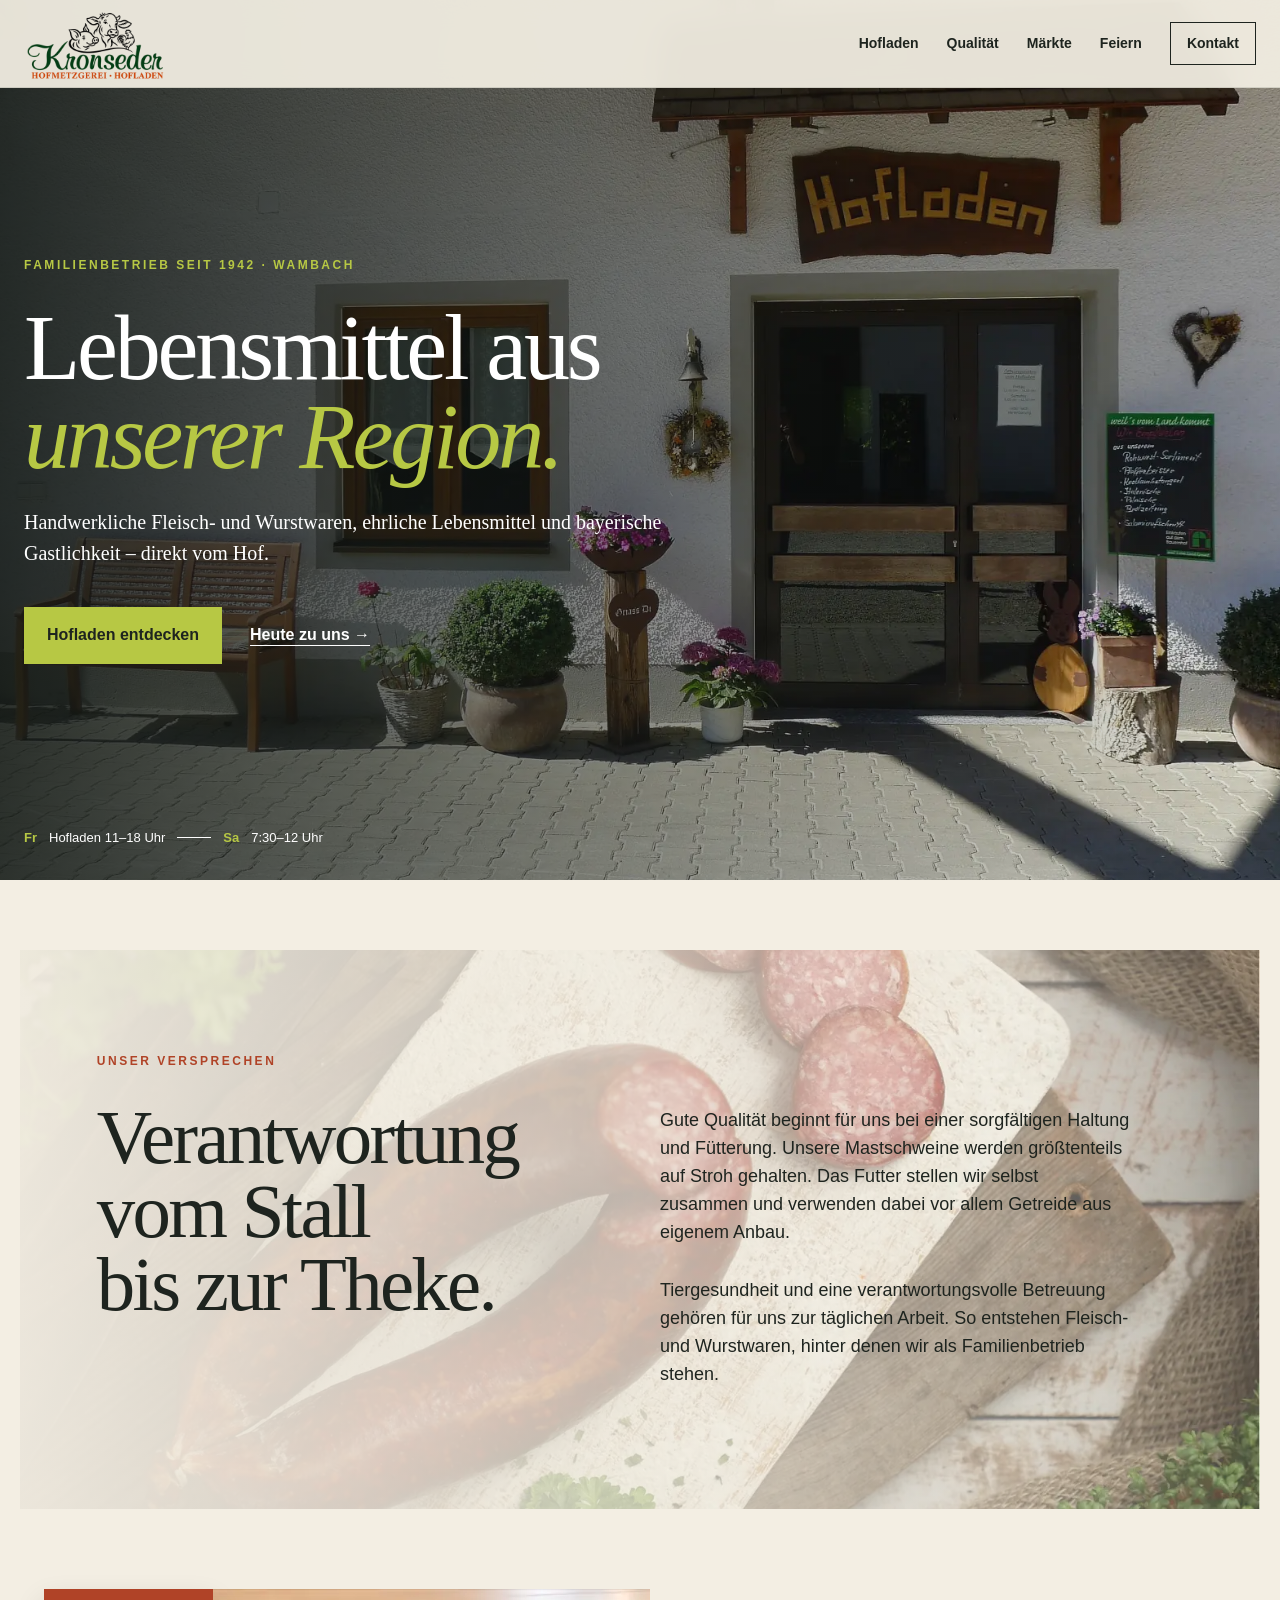
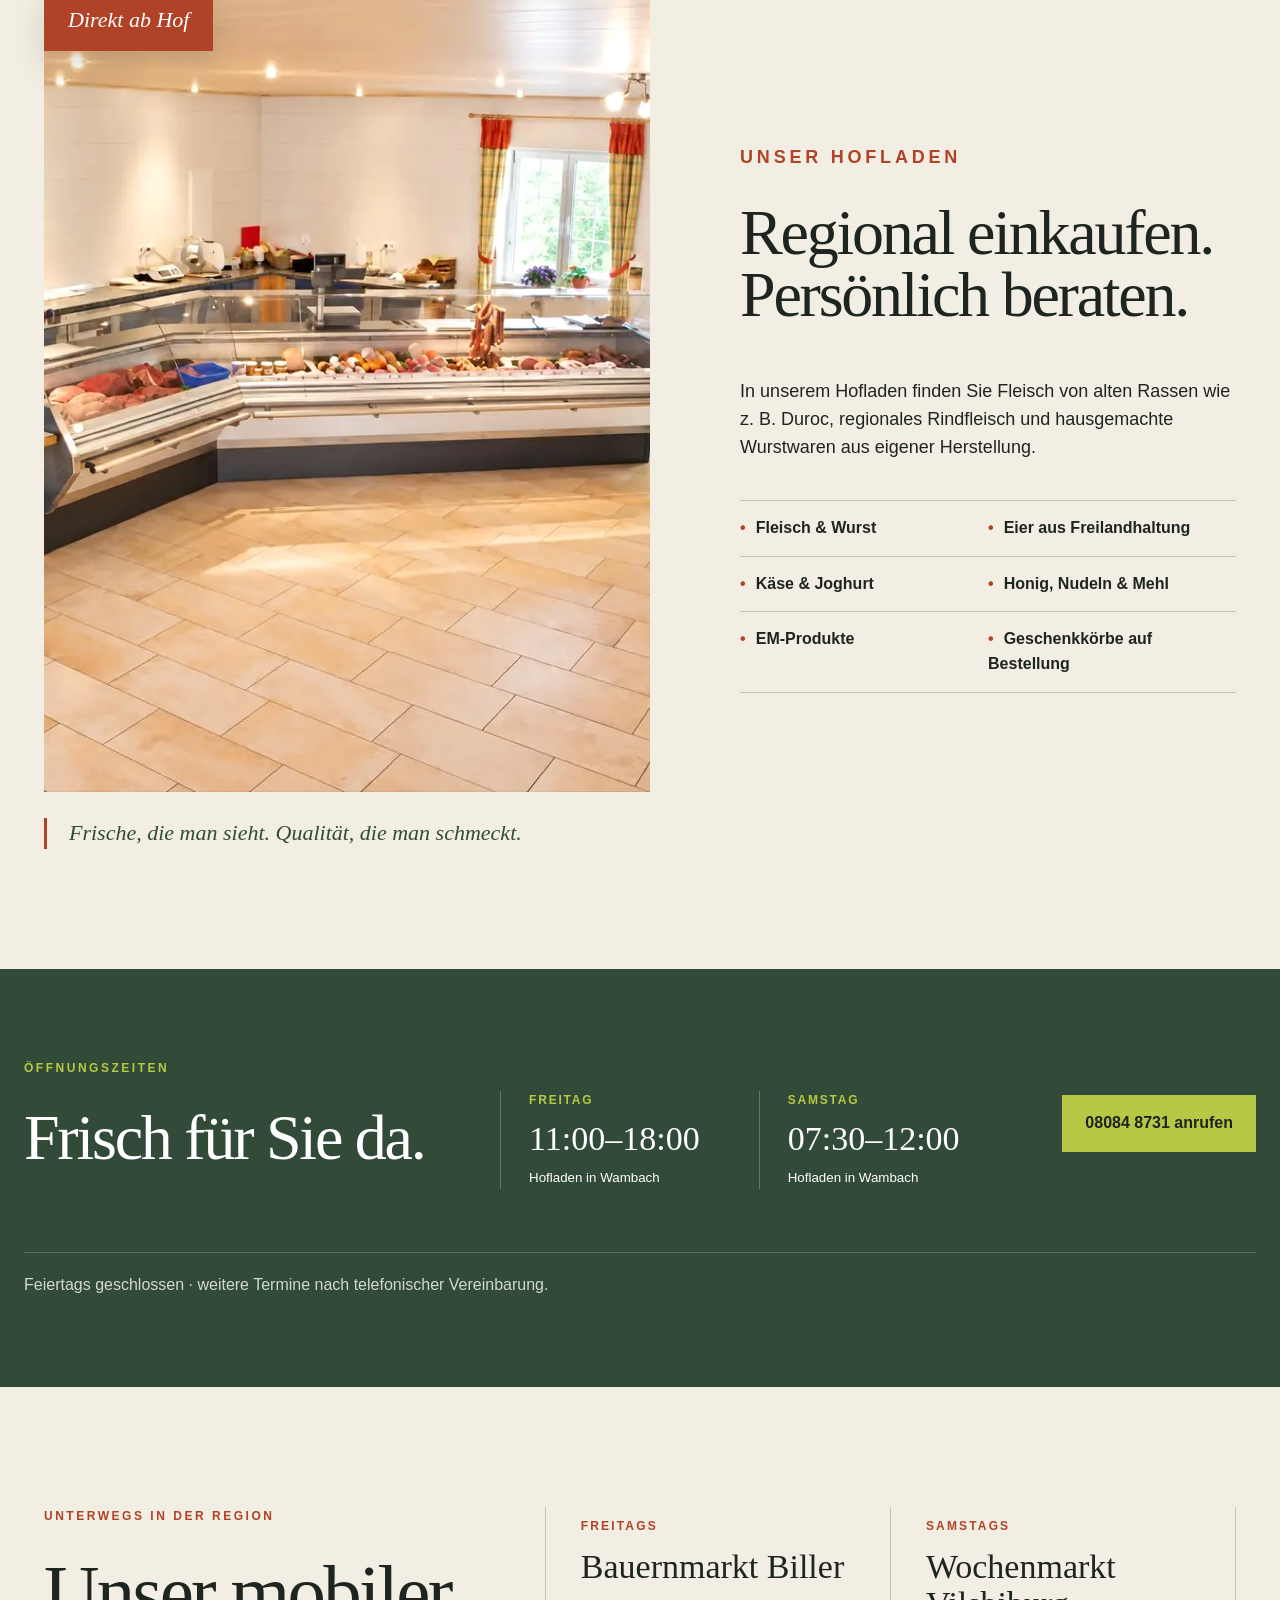
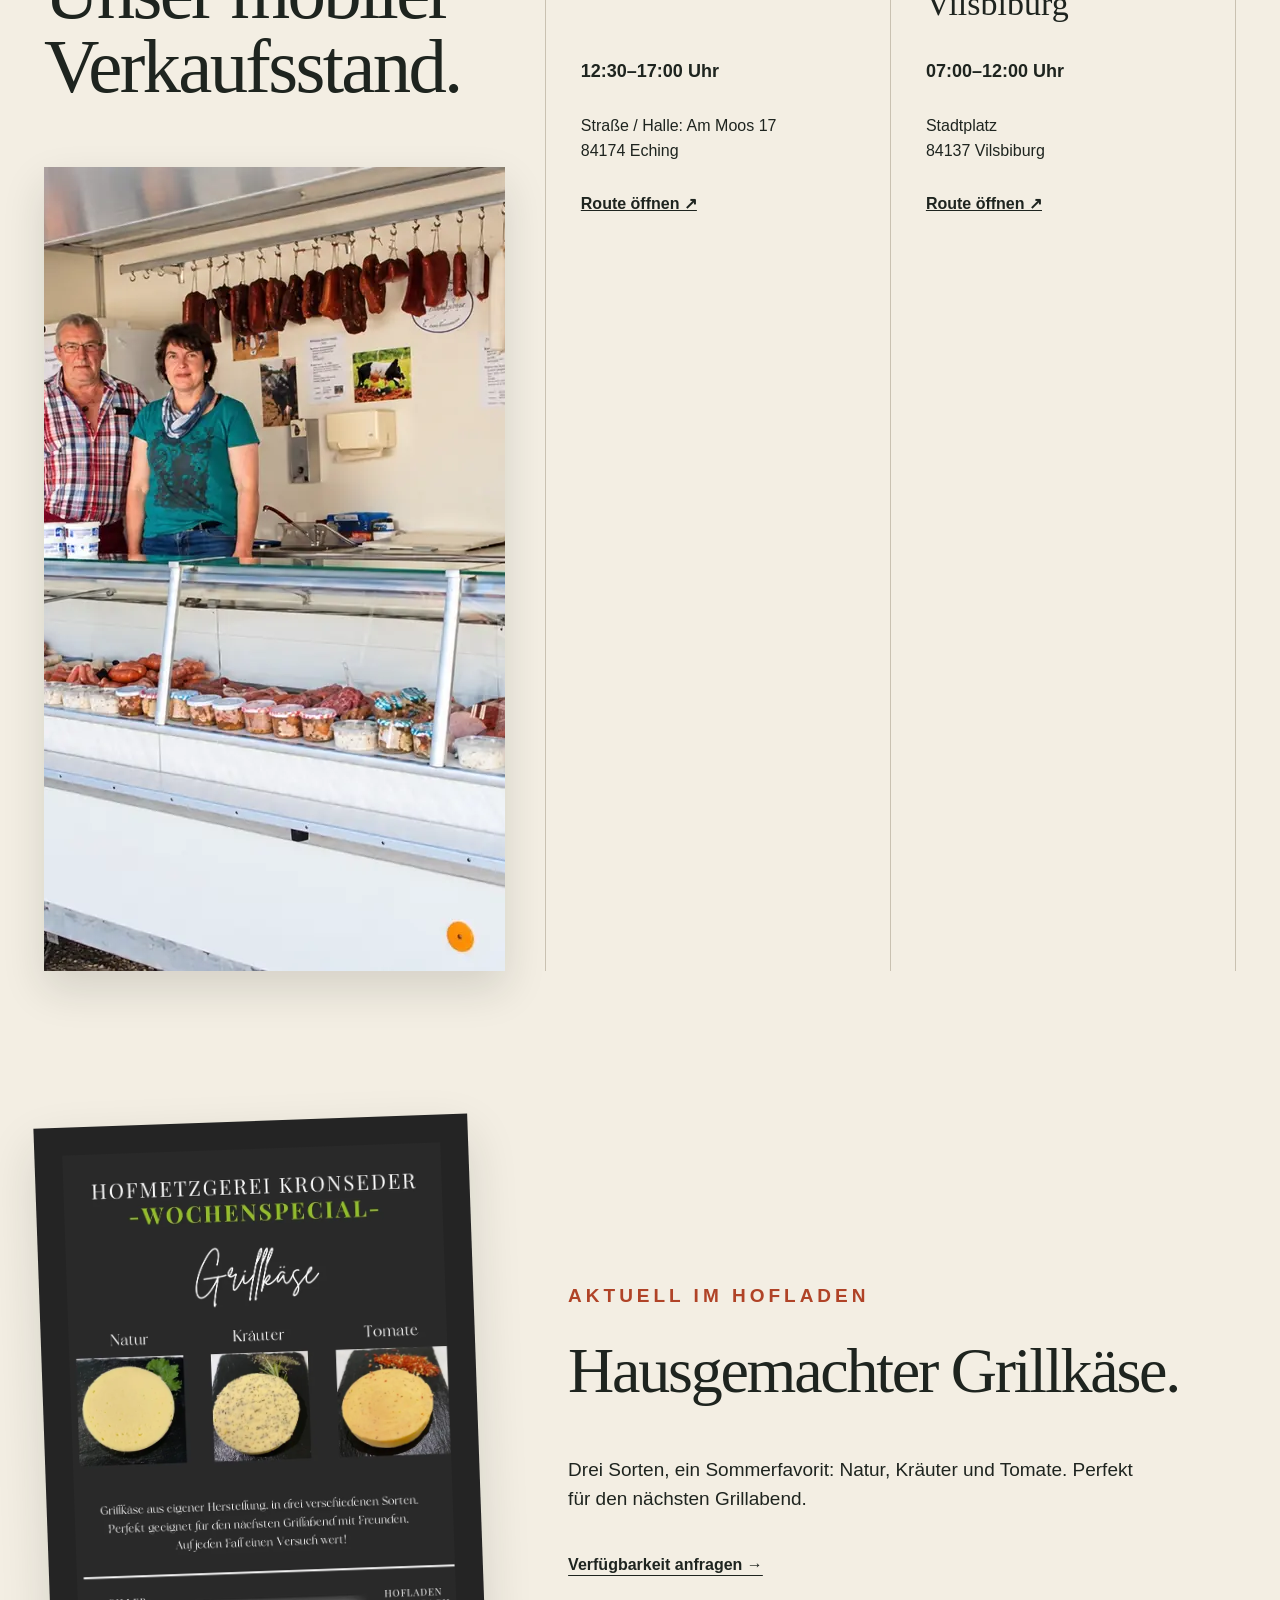
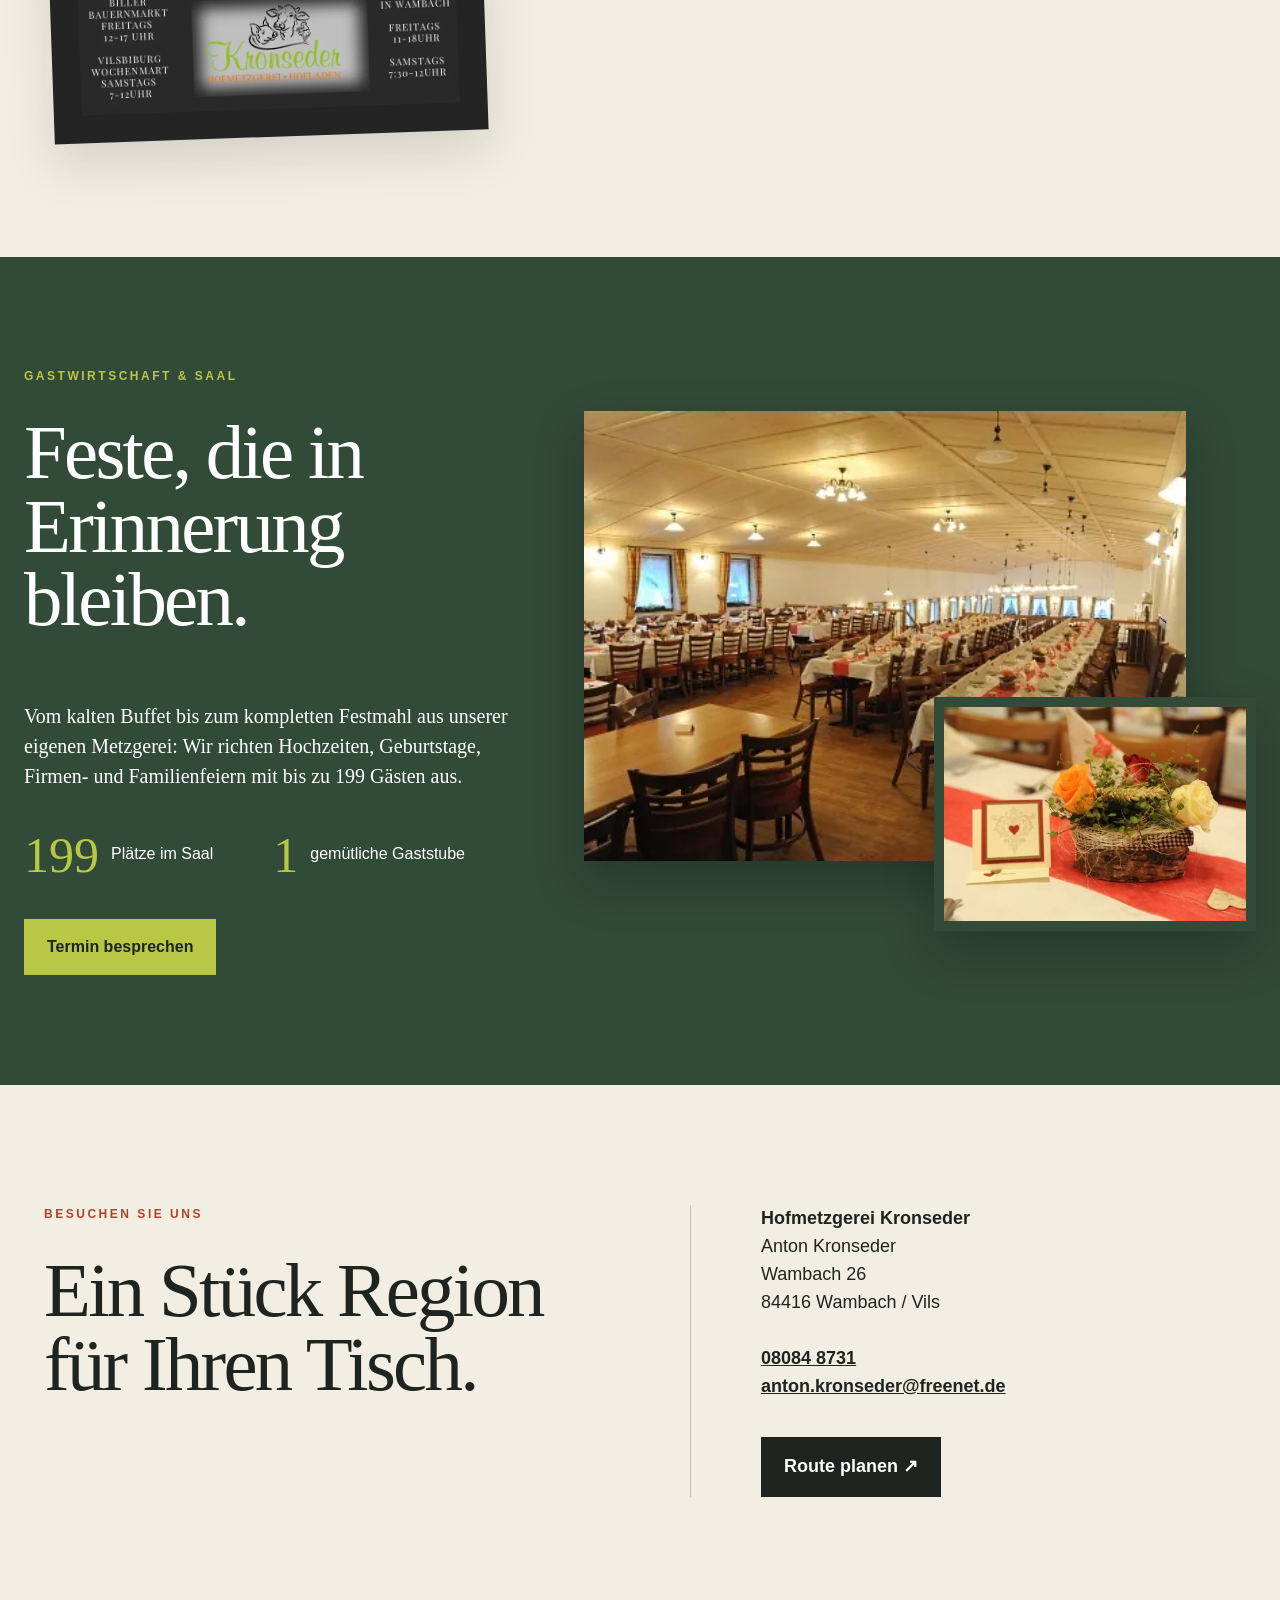
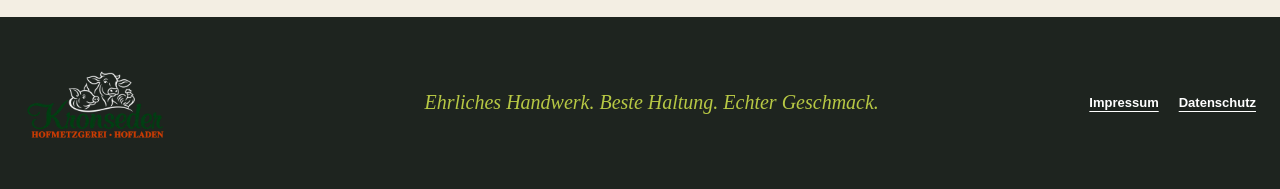
<file: site/index.html>
<!doctype html>
<html lang="de">
<head>
  <meta charset="utf-8">
  <meta name="viewport" content="width=device-width,initial-scale=1">
  <meta name="description" content="Hofmetzgerei Kronseder in Wambach: Fleisch- und Wurstwaren aus eigener Herstellung, regionale Lebensmittel, Hofladen, Wochenmärkte und Gastwirtschaft.">
  <title>Hofmetzgerei &amp; Hofladen in Wambach / Vils | Kronseder</title>
  <link rel="canonical" href="https://hofmetzgerei-kronseder.de/">
  <meta property="og:type" content="website">
  <meta property="og:locale" content="de_DE">
  <meta property="og:site_name" content="Hofmetzgerei Kronseder">
  <meta property="og:title" content="Hofmetzgerei &amp; Hofladen in Wambach / Vils | Kronseder">
  <meta property="og:description" content="Fleisch- und Wurstwaren aus eigener Herstellung, Hofladen, Märkte und Gastwirtschaft. Familienbetrieb seit 1942.">
  <meta property="og:url" content="https://hofmetzgerei-kronseder.de/">
  <meta property="og:image" content="https://hofmetzgerei-kronseder.de/assets/og-image.jpg">
  <meta property="og:image:width" content="1200">
  <meta property="og:image:height" content="630">
  <meta property="og:image:alt" content="Hof der Familie Kronseder in Wambach">
  <meta name="twitter:card" content="summary_large_image">
  <link rel="icon" href="assets/favicon-16.png" type="image/png" sizes="16x16">
  <link rel="icon" href="assets/favicon-32.png" type="image/png" sizes="32x32">
  <link rel="apple-touch-icon" href="assets/apple-touch-icon.png" sizes="180x180">
  <link rel="manifest" href="site.webmanifest">
  <meta name="theme-color" content="#324a38">
  <link rel="preload" as="image" href="assets/hof-web.webp" type="image/webp" fetchpriority="high">
  <link rel="stylesheet" href="styles.css">
  <link rel="stylesheet" href="site-overrides.css">
  <script type="application/ld+json">{"@context":"https://schema.org","@type":"Butcher","@id":"https://hofmetzgerei-kronseder.de/#betrieb","name":"Hofmetzgerei Kronseder","alternateName":"Gasthaus und Hofmetzgerei Kronseder","url":"https://hofmetzgerei-kronseder.de/","image":"https://hofmetzgerei-kronseder.de/assets/og-image.jpg","telephone":"+49 8084 8731","email":"anton.kronseder@freenet.de","foundingDate":"1942","address":{"@type":"PostalAddress","streetAddress":"Wambach 26","postalCode":"84416","addressLocality":"Wambach / Vils","addressCountry":"DE"},"openingHoursSpecification":[{"@type":"OpeningHoursSpecification","dayOfWeek":"Friday","opens":"11:00","closes":"18:00"},{"@type":"OpeningHoursSpecification","dayOfWeek":"Saturday","opens":"07:30","closes":"12:00"}]}</script>
</head>
<body>
  <a class="skip" href="#main">Zum Inhalt</a>
  <header class="site-header">
    <a class="brand" href="#top" aria-label="Hofmetzgerei Kronseder Startseite">
      <img class="site-logo" src="assets/logo-kronseder-web.webp" alt="Kronseder – Hofmetzgerei und Hofladen" width="400" height="200" decoding="async">
    </a>
    <button class="menu" type="button" aria-expanded="false" aria-controls="nav">Menü</button>
    <nav id="nav" aria-label="Hauptnavigation">
      <a href="#hofladen">Hofladen</a><a href="#qualitaet">Qualität</a><a href="#maerkte">Märkte</a><a href="#gastwirtschaft">Feiern</a><a class="nav-cta" href="#kontakt">Kontakt</a>
    </nav>
  </header>

  <main id="main">
    <section class="hero" id="top">
      <div class="hero-photo" role="img" aria-label="Hof der Familie Kronseder"></div>
      <div class="hero-shade"></div>
      <div class="hero-copy reveal">
        <p class="eyebrow">Familienbetrieb seit 1942 · Wambach</p>
        <h1 class="hero-title">Lebensmittel aus<br><em>unserer Region.</em></h1>
        <p class="lead">Handwerkliche Fleisch- und Wurstwaren, ehrliche Lebensmittel und bayerische Gastlichkeit – direkt vom Hof.</p>
        <div class="hero-actions"><a class="button" href="#hofladen">Hofladen entdecken</a><a class="text-link" href="#oeffnungszeiten">Heute zu uns →</a></div>
      </div>
      <div class="hero-note"><span>Fr</span> Hofladen 11–18 Uhr <i></i> <span>Sa</span> 7:30–12 Uhr</div>
    </section>

    <section class="intro section promise-section" id="qualitaet">
      <div><p class="eyebrow dark">Unser Versprechen</p><h2>Verantwortung vom Stall<br>bis zur Theke.</h2></div>
      <div class="intro-copy"><p>Gute Qualität beginnt für uns bei einer sorgfältigen Haltung und Fütterung. Unsere Mastschweine werden größtenteils auf Stroh gehalten. Das Futter stellen wir selbst zusammen und verwenden dabei vor allem Getreide aus eigenem Anbau.</p><p>Tiergesundheit und eine verantwortungsvolle Betreuung gehören für uns zur täglichen Arbeit. So entstehen Fleisch- und Wurstwaren, hinter denen wir als Familienbetrieb stehen.</p></div>
    </section>

    <section class="products section" id="hofladen">
      <div class="product-image reveal"><img src="assets/hofladen-innen-web.webp" width="1200" height="803" alt="Die gut gefüllte Verkaufstheke im Hofladen der Familie Kronseder" loading="lazy" decoding="async"><p class="product-quote">Direkt ab Hof</p><p class="product-tagline">Frische, die man sieht. Qualität, die man schmeckt.</p></div>
      <div class="product-copy">
        <p class="eyebrow dark">Unser Hofladen</p><h2>Regional einkaufen.<br>Persönlich beraten.</h2>
        <p>In unserem Hofladen finden Sie Fleisch von alten Rassen wie z. B. Duroc, regionales Rindfleisch und hausgemachte Wurstwaren aus eigener Herstellung.</p>
        <ul class="product-list"><li>Fleisch & Wurst</li><li>Eier aus Freilandhaltung</li><li>Käse & Joghurt</li><li>Honig, Nudeln & Mehl</li><li>EM-Produkte</li><li>Geschenkkörbe auf Bestellung</li></ul>
      </div>
    </section>

    <section class="hours" id="oeffnungszeiten">
      <div><p class="eyebrow">Öffnungszeiten</p><h2>Frisch für Sie da.</h2></div>
      <div class="hours-grid"><article><span>Freitag</span><strong>11:00–18:00</strong><small>Hofladen in Wambach</small></article><article><span>Samstag</span><strong>07:30–12:00</strong><small>Hofladen in Wambach</small></article></div>
      <a class="button light" href="tel:+4980848731">08084 8731 anrufen</a>
      <p class="hours-note">Feiertags geschlossen · weitere Termine nach telefonischer Vereinbarung.</p>
    </section>

    <section class="markets section markets-layout" id="maerkte">
      <div class="markets-head"><p class="eyebrow dark">Unterwegs in der Region</p><h2>Unser mobiler<br>Verkaufsstand.</h2><img class="market-stand-photo" src="assets/mobiler-verkaufsstand-web.webp" width="1200" height="804" alt="Familie Kronseder am mobilen Verkaufsstand" loading="lazy" decoding="async"></div>
      <div class="market-cards">
        <article><p>Freitags</p><h3>Bauernmarkt Biller</h3><strong>12:30–17:00 Uhr</strong><address>Straße / Halle: Am Moos 17<br>84174 Eching</address><a href="https://maps.google.com/?q=Am+Moos+17%2C+84174+Eching" target="_blank" rel="noopener">Route öffnen ↗</a></article>
        <article><p>Samstags</p><h3>Wochenmarkt Vilsbiburg</h3><strong>07:00–12:00 Uhr</strong><address>Stadtplatz<br>84137 Vilsbiburg</address><a href="https://maps.google.com/?q=Stadtplatz%2C+84137+Vilsbiburg" target="_blank" rel="noopener">Route öffnen ↗</a></article>
      </div>
    </section>

    <section class="special section">
      <div class="special-card"><img src="assets/aktuell-web.webp" width="849" height="1200" alt="Wochenspecial: Grillkäse aus eigener Herstellung in Natur, Kräuter und Tomate" loading="lazy" decoding="async"></div>
      <div><p class="eyebrow dark">Aktuell im Hofladen</p><h2>Hausgemachter Grillkäse.</h2><p>Drei Sorten, ein Sommerfavorit: Natur, Kräuter und Tomate. Perfekt für den nächsten Grillabend.</p><a class="text-link dark-link" href="#kontakt">Verfügbarkeit anfragen →</a></div>
    </section>

    <section class="events" id="gastwirtschaft">
      <div class="events-copy reveal"><p class="eyebrow">Gastwirtschaft & Saal</p><h2>Feste, die in Erinnerung bleiben.</h2><p>Vom kalten Buffet bis zum kompletten Festmahl aus unserer eigenen Metzgerei: Wir richten Hochzeiten, Geburtstage, Firmen- und Familienfeiern mit bis zu 199 Gästen aus.</p><div class="event-facts"><span><strong>199</strong> Plätze im Saal</span><span><strong>1</strong> gemütliche Gaststube</span></div><a class="button" href="tel:+4980848731">Termin besprechen</a></div>
      <div class="events-gallery reveal"><img class="hall-photo" src="assets/gastwirtschaft-saal-web.webp" width="500" height="333" alt="Festlich gedeckter Saal der Gastwirtschaft Kronseder" loading="lazy" decoding="async"><img class="detail-photo" src="assets/gastwirtschaft-tischdeko-web.webp" width="500" height="333" alt="Blumenschmuck und Tischdekoration für eine Feier" loading="lazy" decoding="async"></div>
    </section>

    <section class="contact section" id="kontakt">
      <div><p class="eyebrow dark">Besuchen Sie uns</p><h2>Ein Stück Region<br>für Ihren Tisch.</h2></div>
      <div class="contact-details"><address><strong>Hofmetzgerei Kronseder</strong><br>Anton Kronseder<br>Wambach 26<br>84416 Wambach / Vils</address><p><a href="tel:+4980848731">08084 8731</a><br><a href="mailto:anton.kronseder@freenet.de">anton.kronseder@freenet.de</a></p><a class="button dark-button" href="https://maps.google.com/?q=Wambach+26%2C+84416+Wambach" target="_blank" rel="noopener">Route planen ↗</a></div>
    </section>
  </main>

  <footer><a class="brand footer-brand" href="#top" aria-label="Hofmetzgerei Kronseder – nach oben"><img class="site-logo" src="assets/logo-kronseder-footer-web.webp" alt="Kronseder – Hofmetzgerei und Hofladen" width="400" height="200" loading="lazy" decoding="async"></a><p>Ehrliches Handwerk. Beste Haltung. Echter Geschmack.</p><div><a href="impressum.html">Impressum</a><a href="datenschutz.html">Datenschutz</a></div></footer>

  <script src="script.js"></script>
</body>
</html>
</file>
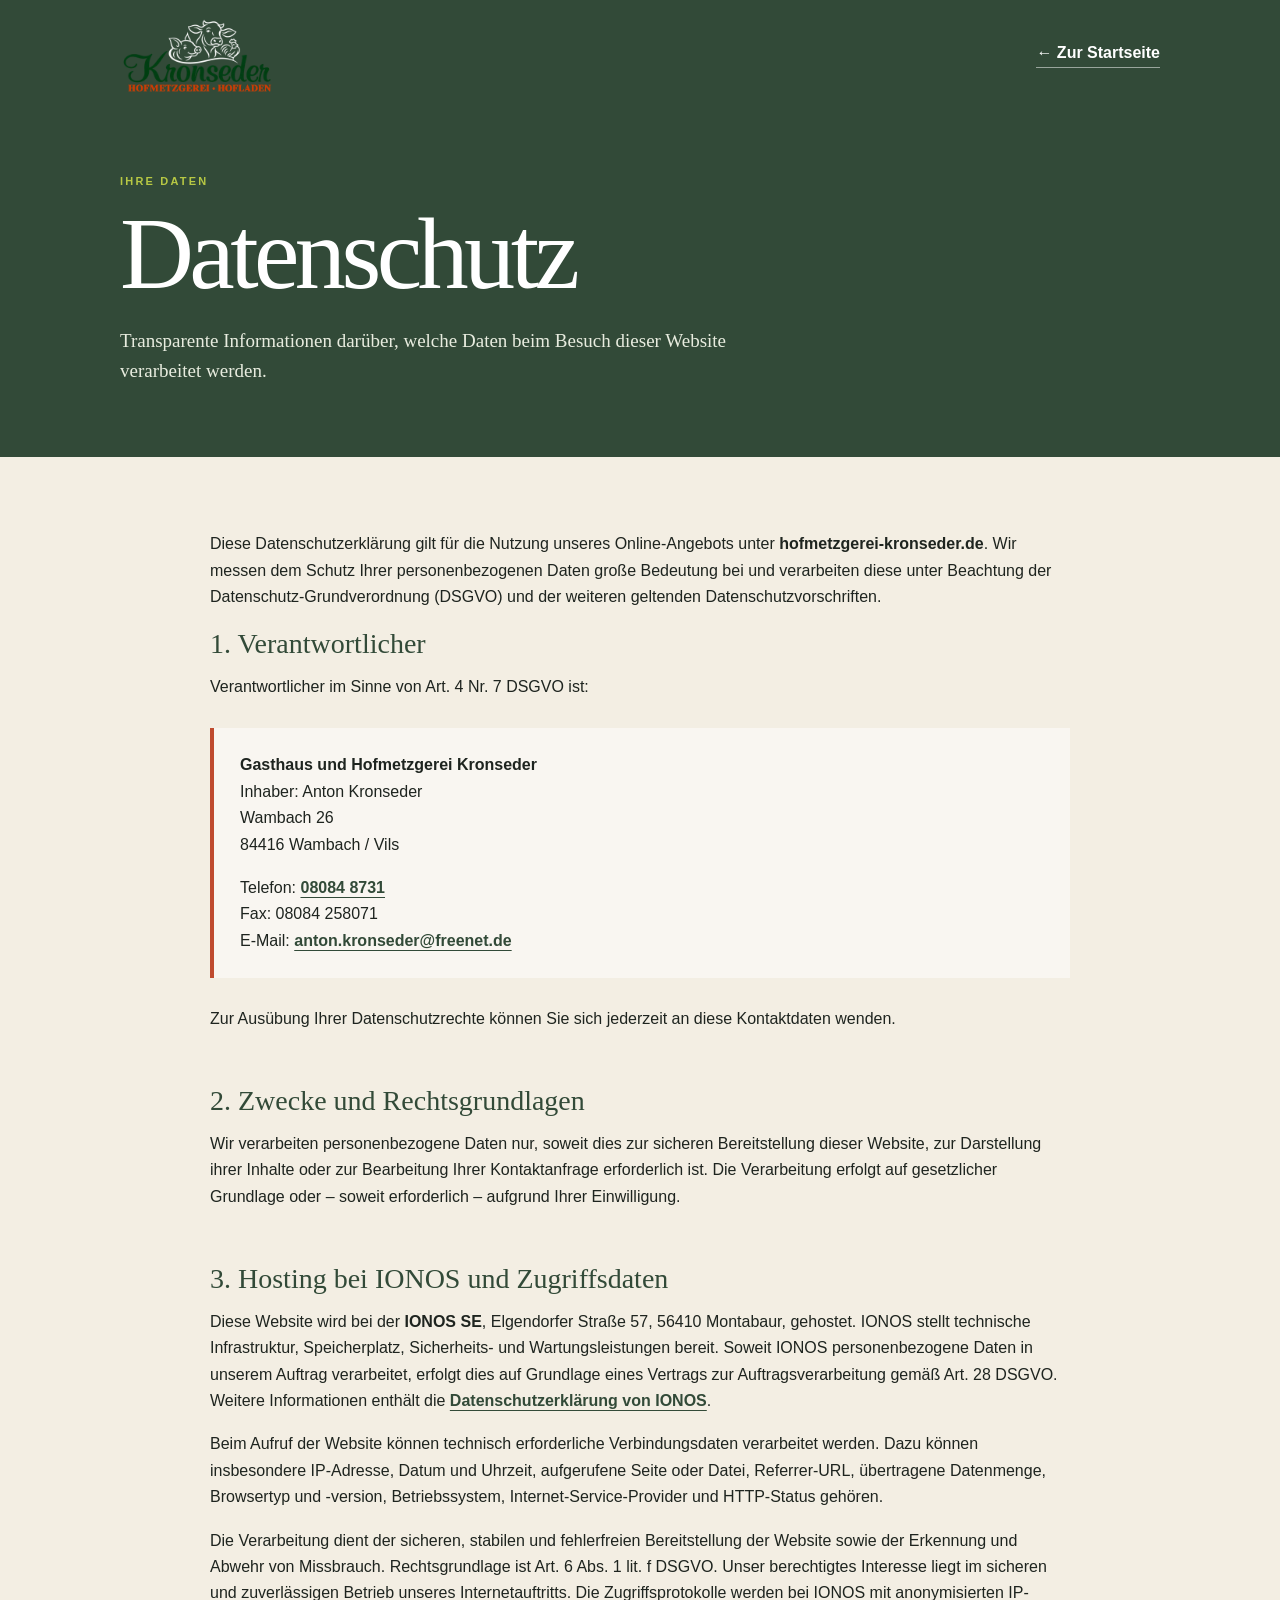
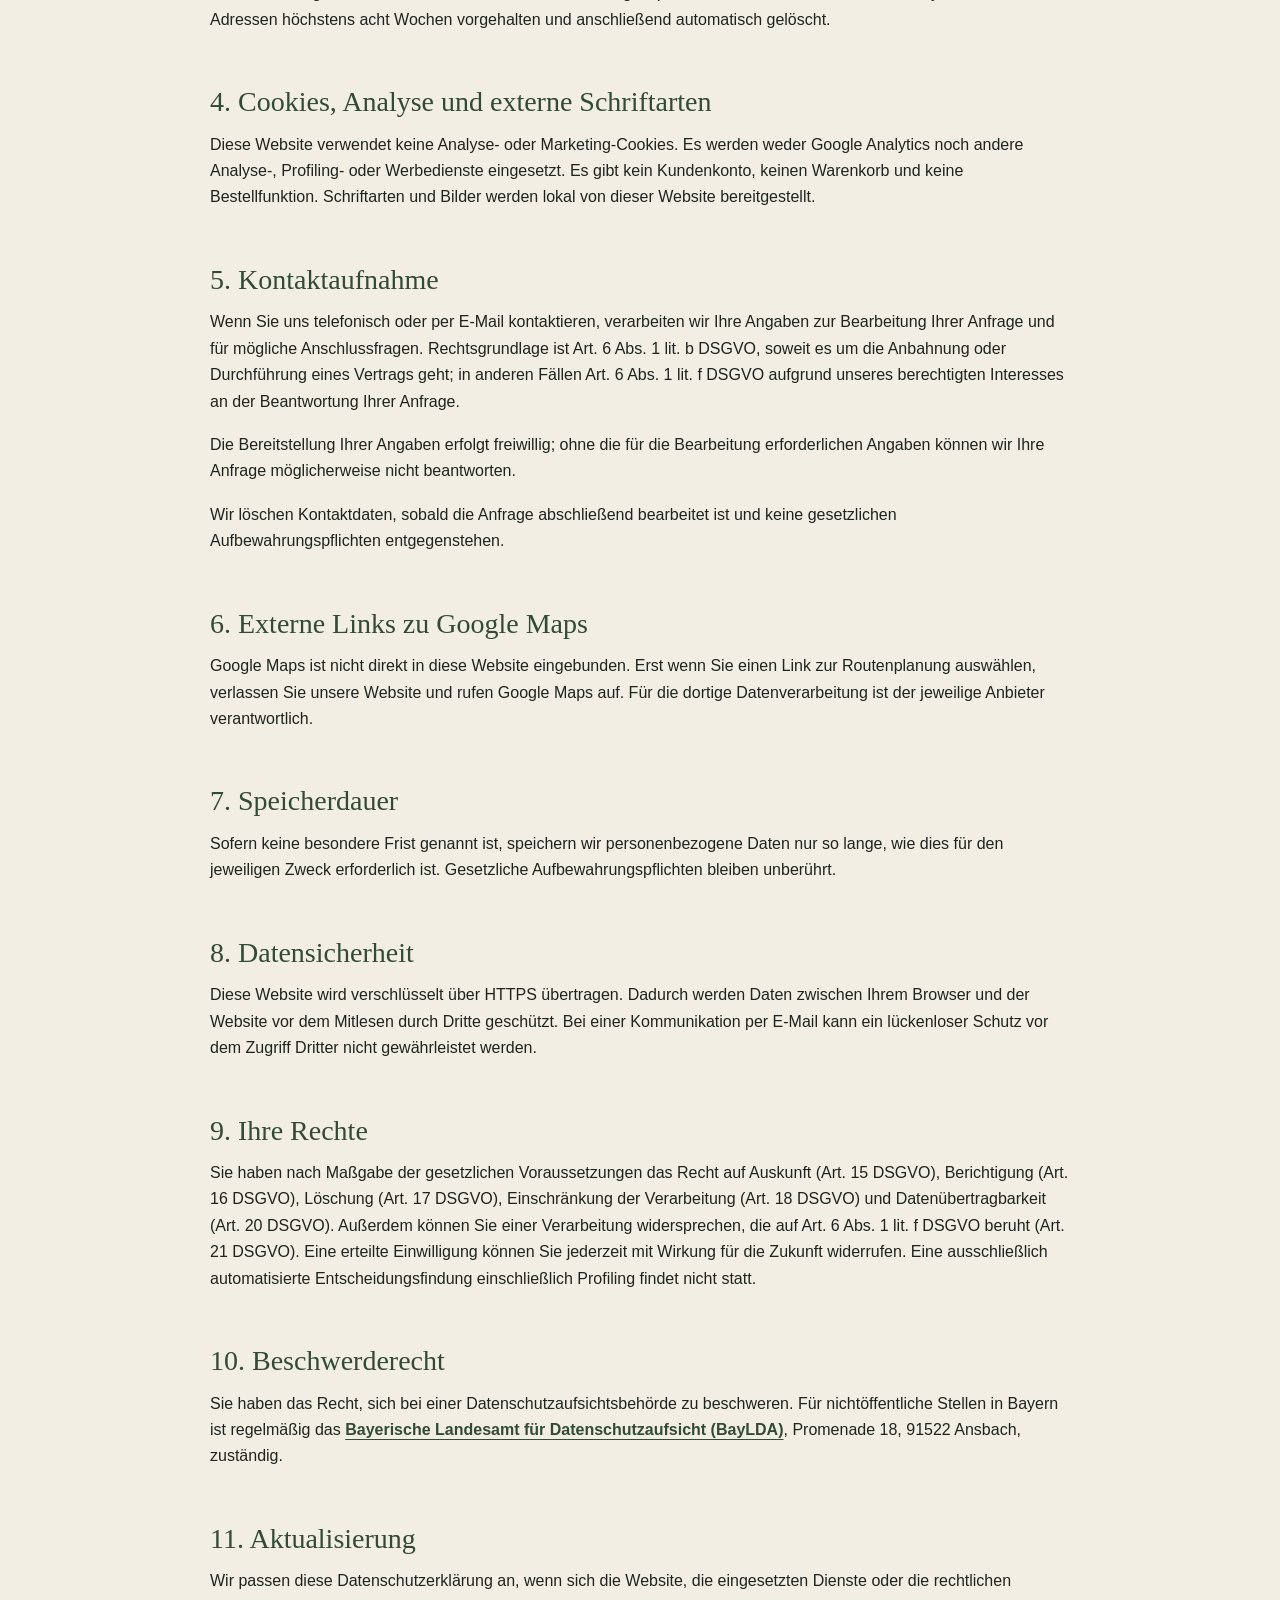
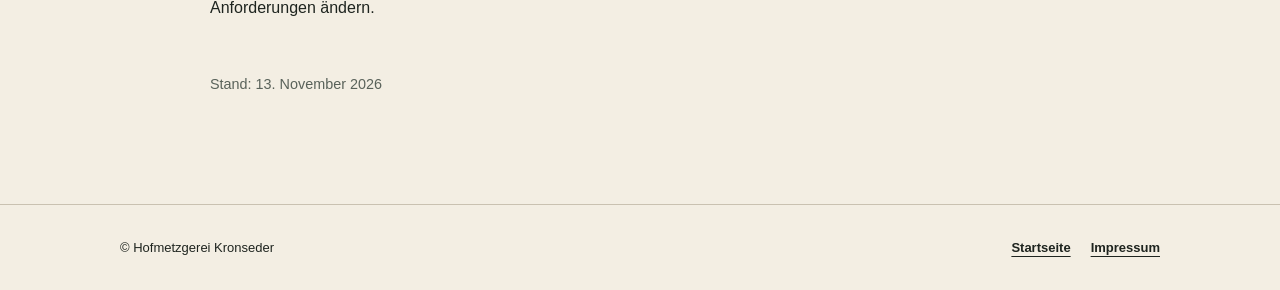
<file: site/datenschutz.html>
<!doctype html><html lang="de"><head><meta charset="utf-8"><meta name="viewport" content="width=device-width,initial-scale=1"><meta name="description" content="Datenschutzerklärung der Hofmetzgerei Kronseder."><title>Datenschutz · Hofmetzgerei Kronseder</title><link rel="canonical" href="https://hofmetzgerei-kronseder.de/datenschutz.html"><link rel="icon" href="assets/favicon-16.png" type="image/png" sizes="16x16"><link rel="icon" href="assets/favicon-32.png" type="image/png" sizes="32x32"><link rel="apple-touch-icon" href="assets/apple-touch-icon.png" sizes="180x180"><link rel="manifest" href="site.webmanifest"><meta name="theme-color" content="#324a38"><link rel="stylesheet" href="legal.css"></head><body>
<header class="legal-header"><nav class="legal-nav"><a href="index.html"><img src="assets/logo-kronseder-footer-web.webp" alt="Kronseder – Hofmetzgerei und Hofladen" width="400" height="200" decoding="async"></a><a class="back" href="index.html">← Zur Startseite</a></nav><div class="hero"><p class="eyebrow">Ihre Daten</p><h1>Datenschutz</h1><p>Transparente Informationen darüber, welche Daten beim Besuch dieser Website verarbeitet werden.</p></div></header>
<main class="legal-main"><p>Diese Datenschutzerklärung gilt für die Nutzung unseres Online-Angebots unter <strong>hofmetzgerei-kronseder.de</strong>. Wir messen dem Schutz Ihrer personenbezogenen Daten große Bedeutung bei und verarbeiten diese unter Beachtung der Datenschutz-Grundverordnung (DSGVO) und der weiteren geltenden Datenschutzvorschriften.</p>
<h2>1. Verantwortlicher</h2><p>Verantwortlicher im Sinne von Art. 4 Nr. 7 DSGVO ist:</p><div class="info-box"><p><strong>Gasthaus und Hofmetzgerei Kronseder</strong><br>Inhaber: Anton Kronseder<br>Wambach 26<br>84416 Wambach / Vils</p><p>Telefon: <a href="tel:+4980848731">08084 8731</a><br>Fax: 08084 258071<br>E-Mail: <a href="mailto:anton.kronseder@freenet.de">anton.kronseder@freenet.de</a></p></div><p>Zur Ausübung Ihrer Datenschutzrechte können Sie sich jederzeit an diese Kontaktdaten wenden.</p>
<h2>2. Zwecke und Rechtsgrundlagen</h2><p>Wir verarbeiten personenbezogene Daten nur, soweit dies zur sicheren Bereitstellung dieser Website, zur Darstellung ihrer Inhalte oder zur Bearbeitung Ihrer Kontaktanfrage erforderlich ist. Die Verarbeitung erfolgt auf gesetzlicher Grundlage oder – soweit erforderlich – aufgrund Ihrer Einwilligung.</p>
<h2>3. Hosting bei IONOS und Zugriffsdaten</h2><p>Diese Website wird bei der <strong>IONOS SE</strong>, Elgendorfer Straße 57, 56410 Montabaur, gehostet. IONOS stellt technische Infrastruktur, Speicherplatz, Sicherheits- und Wartungsleistungen bereit. Soweit IONOS personenbezogene Daten in unserem Auftrag verarbeitet, erfolgt dies auf Grundlage eines Vertrags zur Auftragsverarbeitung gemäß Art. 28 DSGVO. Weitere Informationen enthält die <a href="https://www.ionos.de/terms-gtc/datenschutzerklaerung/" target="_blank" rel="noopener">Datenschutzerklärung von IONOS</a>.</p><p>Beim Aufruf der Website können technisch erforderliche Verbindungsdaten verarbeitet werden. Dazu können insbesondere IP-Adresse, Datum und Uhrzeit, aufgerufene Seite oder Datei, Referrer-URL, übertragene Datenmenge, Browsertyp und -version, Betriebssystem, Internet-Service-Provider und HTTP-Status gehören.</p><p>Die Verarbeitung dient der sicheren, stabilen und fehlerfreien Bereitstellung der Website sowie der Erkennung und Abwehr von Missbrauch. Rechtsgrundlage ist Art. 6 Abs. 1 lit. f DSGVO. Unser berechtigtes Interesse liegt im sicheren und zuverlässigen Betrieb unseres Internetauftritts. Die Zugriffsprotokolle werden bei IONOS mit anonymisierten IP-Adressen höchstens acht Wochen vorgehalten und anschließend automatisch gelöscht.</p>
<h2>4. Cookies, Analyse und externe Schriftarten</h2><p>Diese Website verwendet keine Analyse- oder Marketing-Cookies. Es werden weder Google Analytics noch andere Analyse-, Profiling- oder Werbedienste eingesetzt. Es gibt kein Kundenkonto, keinen Warenkorb und keine Bestellfunktion. Schriftarten und Bilder werden lokal von dieser Website bereitgestellt.</p>
<h2>5. Kontaktaufnahme</h2><p>Wenn Sie uns telefonisch oder per E-Mail kontaktieren, verarbeiten wir Ihre Angaben zur Bearbeitung Ihrer Anfrage und für mögliche Anschlussfragen. Rechtsgrundlage ist Art. 6 Abs. 1 lit. b DSGVO, soweit es um die Anbahnung oder Durchführung eines Vertrags geht; in anderen Fällen Art. 6 Abs. 1 lit. f DSGVO aufgrund unseres berechtigten Interesses an der Beantwortung Ihrer Anfrage.</p><p>Die Bereitstellung Ihrer Angaben erfolgt freiwillig; ohne die für die Bearbeitung erforderlichen Angaben können wir Ihre Anfrage möglicherweise nicht beantworten.</p><p>Wir löschen Kontaktdaten, sobald die Anfrage abschließend bearbeitet ist und keine gesetzlichen Aufbewahrungspflichten entgegenstehen.</p>
<h2>6. Externe Links zu Google Maps</h2><p>Google Maps ist nicht direkt in diese Website eingebunden. Erst wenn Sie einen Link zur Routenplanung auswählen, verlassen Sie unsere Website und rufen Google Maps auf. Für die dortige Datenverarbeitung ist der jeweilige Anbieter verantwortlich.</p>
<h2>7. Speicherdauer</h2><p>Sofern keine besondere Frist genannt ist, speichern wir personenbezogene Daten nur so lange, wie dies für den jeweiligen Zweck erforderlich ist. Gesetzliche Aufbewahrungspflichten bleiben unberührt.</p>
<h2>8. Datensicherheit</h2><p>Diese Website wird verschlüsselt über HTTPS übertragen. Dadurch werden Daten zwischen Ihrem Browser und der Website vor dem Mitlesen durch Dritte geschützt. Bei einer Kommunikation per E-Mail kann ein lückenloser Schutz vor dem Zugriff Dritter nicht gewährleistet werden.</p>
<h2>9. Ihre Rechte</h2><p>Sie haben nach Maßgabe der gesetzlichen Voraussetzungen das Recht auf Auskunft (Art. 15 DSGVO), Berichtigung (Art. 16 DSGVO), Löschung (Art. 17 DSGVO), Einschränkung der Verarbeitung (Art. 18 DSGVO) und Datenübertragbarkeit (Art. 20 DSGVO). Außerdem können Sie einer Verarbeitung widersprechen, die auf Art. 6 Abs. 1 lit. f DSGVO beruht (Art. 21 DSGVO). Eine erteilte Einwilligung können Sie jederzeit mit Wirkung für die Zukunft widerrufen. Eine ausschließlich automatisierte Entscheidungsfindung einschließlich Profiling findet nicht statt.</p>
<h2>10. Beschwerderecht</h2><p>Sie haben das Recht, sich bei einer Datenschutzaufsichtsbehörde zu beschweren. Für nichtöffentliche Stellen in Bayern ist regelmäßig das <a href="https://www.lda.bayern.de/de/kontakt.html" target="_blank" rel="noopener">Bayerische Landesamt für Datenschutzaufsicht (BayLDA)</a>, Promenade 18, 91522 Ansbach, zuständig.</p>
<h2>11. Aktualisierung</h2><p>Wir passen diese Datenschutzerklärung an, wenn sich die Website, die eingesetzten Dienste oder die rechtlichen Anforderungen ändern.</p><p class="legal-updated">Stand: 13. November 2026</p></main>
<footer class="legal-footer"><div class="legal-footer-inner"><span>© Hofmetzgerei Kronseder</span><nav><a href="index.html">Startseite</a><a href="impressum.html">Impressum</a></nav></div></footer></body></html>
</file>
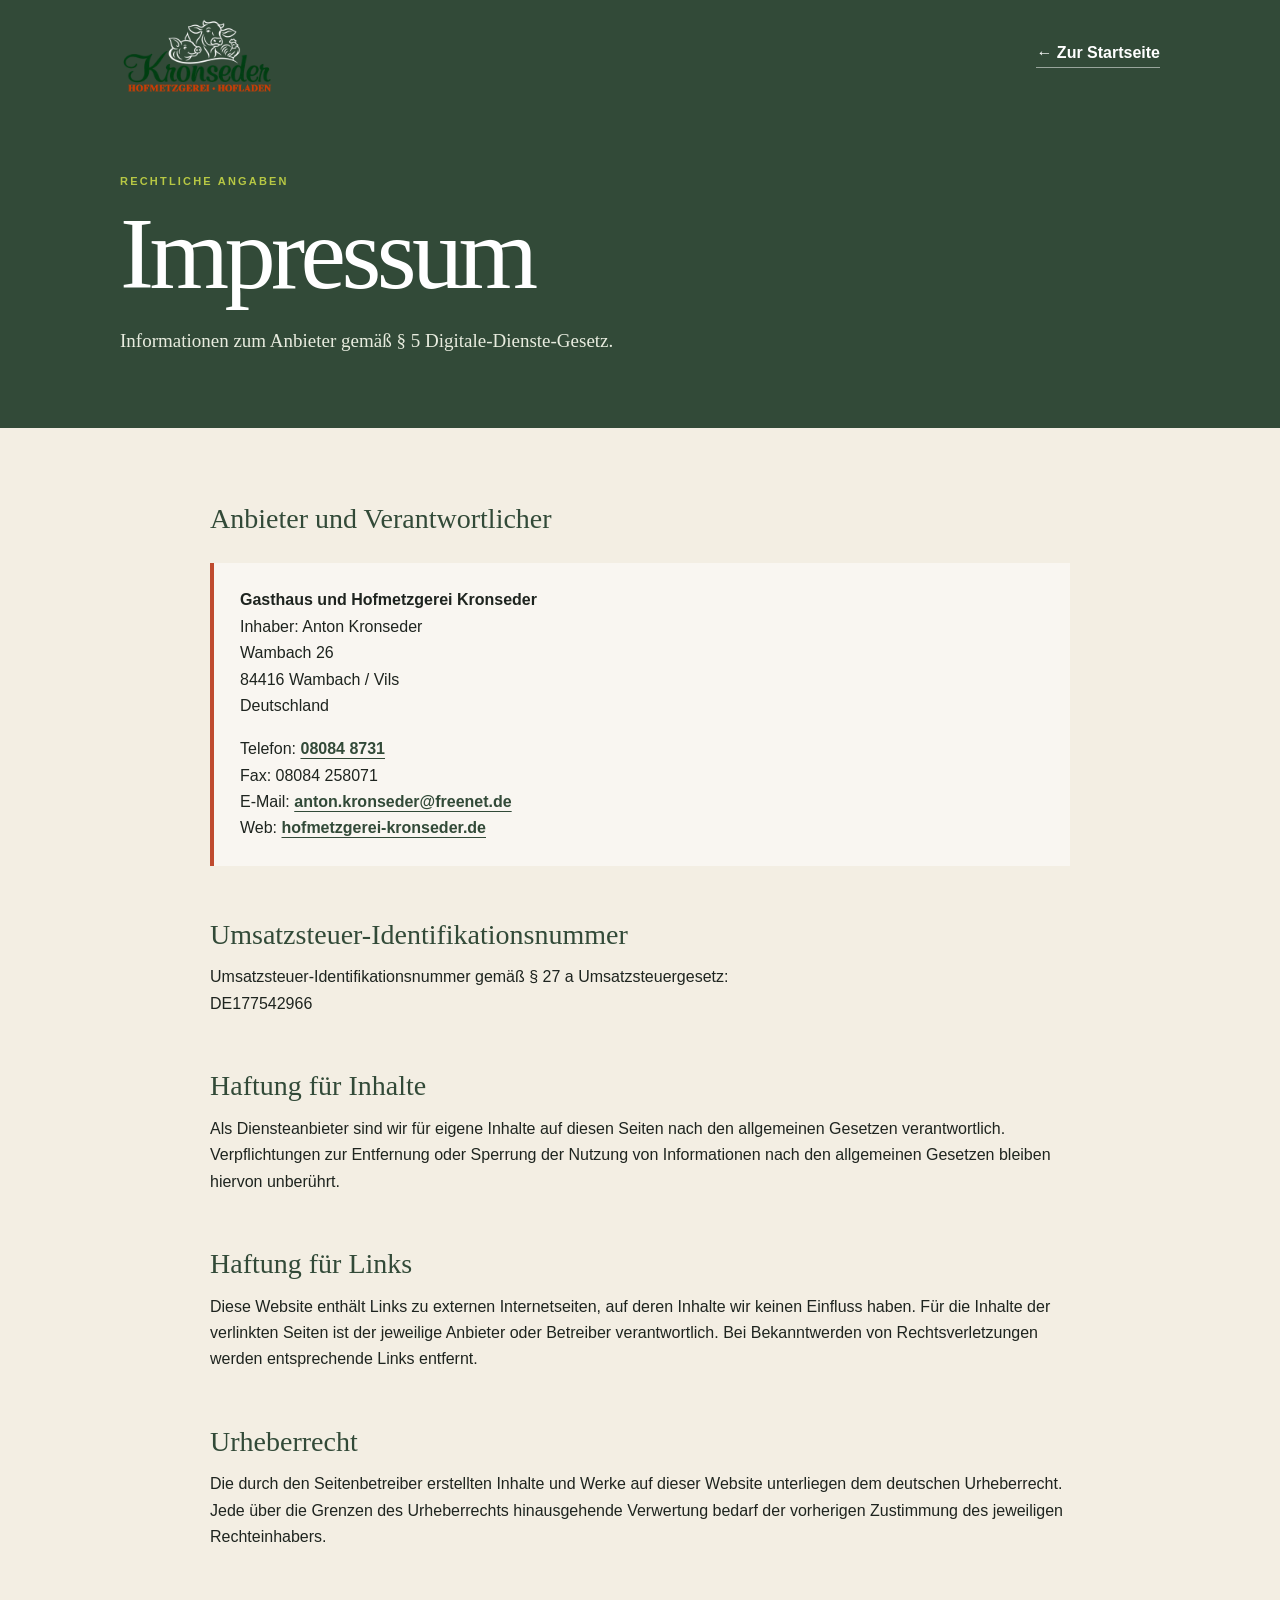
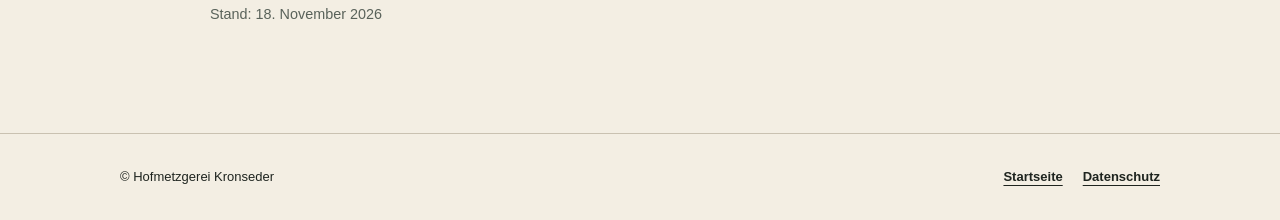
<file: site/impressum.html>
<!doctype html><html lang="de"><head><meta charset="utf-8"><meta name="viewport" content="width=device-width,initial-scale=1"><meta name="description" content="Impressum der Hofmetzgerei Kronseder in Wambach."><title>Impressum · Hofmetzgerei Kronseder</title><link rel="canonical" href="https://hofmetzgerei-kronseder.de/impressum.html"><link rel="icon" href="assets/favicon-16.png" type="image/png" sizes="16x16"><link rel="icon" href="assets/favicon-32.png" type="image/png" sizes="32x32"><link rel="apple-touch-icon" href="assets/apple-touch-icon.png" sizes="180x180"><link rel="manifest" href="site.webmanifest"><meta name="theme-color" content="#324a38"><link rel="stylesheet" href="legal.css"></head><body>
<header class="legal-header"><nav class="legal-nav"><a href="index.html"><img src="assets/logo-kronseder-footer-web.webp" alt="Kronseder – Hofmetzgerei und Hofladen" width="400" height="200" decoding="async"></a><a class="back" href="index.html">← Zur Startseite</a></nav><div class="hero"><p class="eyebrow">Rechtliche Angaben</p><h1>Impressum</h1><p>Informationen zum Anbieter gemäß § 5 Digitale-Dienste-Gesetz.</p></div></header>
<main class="legal-main"><h2>Anbieter und Verantwortlicher</h2><div class="info-box"><p><strong>Gasthaus und Hofmetzgerei Kronseder</strong><br>Inhaber: Anton Kronseder<br>Wambach 26<br>84416 Wambach / Vils<br>Deutschland</p><p>Telefon: <a href="tel:+4980848731">08084 8731</a><br>Fax: 08084 258071<br>E-Mail: <a href="mailto:anton.kronseder@freenet.de">anton.kronseder@freenet.de</a><br>Web: <a href="https://hofmetzgerei-kronseder.de/">hofmetzgerei-kronseder.de</a></p></div><h2>Umsatzsteuer-Identifikationsnummer</h2><p>Umsatzsteuer-Identifikationsnummer gemäß § 27 a Umsatzsteuergesetz:<br>DE177542966</p><h2>Haftung für Inhalte</h2><p>Als Diensteanbieter sind wir für eigene Inhalte auf diesen Seiten nach den allgemeinen Gesetzen verantwortlich. Verpflichtungen zur Entfernung oder Sperrung der Nutzung von Informationen nach den allgemeinen Gesetzen bleiben hiervon unberührt.</p><h2>Haftung für Links</h2><p>Diese Website enthält Links zu externen Internetseiten, auf deren Inhalte wir keinen Einfluss haben. Für die Inhalte der verlinkten Seiten ist der jeweilige Anbieter oder Betreiber verantwortlich. Bei Bekanntwerden von Rechtsverletzungen werden entsprechende Links entfernt.</p><h2>Urheberrecht</h2><p>Die durch den Seitenbetreiber erstellten Inhalte und Werke auf dieser Website unterliegen dem deutschen Urheberrecht. Jede über die Grenzen des Urheberrechts hinausgehende Verwertung bedarf der vorherigen Zustimmung des jeweiligen Rechteinhabers.</p><p class="legal-updated">Stand: 18. November 2026</p></main>
<footer class="legal-footer"><div class="legal-footer-inner"><span>© Hofmetzgerei Kronseder</span><nav><a href="index.html">Startseite</a><a href="datenschutz.html">Datenschutz</a></nav></div></footer></body></html>
</file>
<file: site/styles.css>
:root{--cream:#f3eee3;--ink:#1e241f;--green:#324a38;--lime:#b7c844;--rust:#bf4b2f;--line:#c9c1b1;--white:#fff;--max:1240px}*{box-sizing:border-box}html{scroll-behavior:smooth}body{margin:0;background:var(--cream);color:var(--ink);font-family:Arial,Helvetica,sans-serif;line-height:1.55}a{color:inherit}.skip{position:absolute;left:-9999px}.skip:focus{left:1rem;top:1rem;background:white;padding:.7rem;z-index:99}h1,h2,h3,p{margin-top:0}h1,h2{font-family:Georgia,'Times New Roman',serif;font-weight:400;line-height:.96;letter-spacing:-.035em}h2{font-size:clamp(2.7rem,6vw,5.6rem)}.site-header{height:88px;background:rgba(243,238,227,.94);backdrop-filter:blur(12px);display:flex;align-items:center;justify-content:space-between;padding:0 max(24px,calc((100vw - var(--max))/2));position:fixed;z-index:30;top:0;left:0;right:0;border-bottom:1px solid rgba(30,36,31,.12)}.brand{display:flex;align-items:center;gap:12px;text-decoration:none}.brand-mark{display:grid;place-items:center;border:1px solid var(--ink);border-radius:50%;width:44px;height:44px;font:italic 25px Georgia}.brand strong{font:25px/1 Georgia}.brand small{display:block;text-transform:uppercase;font-size:9px;letter-spacing:.18em;margin-top:4px}.site-header nav{display:flex;align-items:center;gap:28px}.site-header nav a{text-decoration:none;font-size:14px;font-weight:700}.nav-cta{border:1px solid;padding:10px 16px}.menu{display:none;border:0;background:none;font-weight:700}.hero{height:min(880px,100vh);min-height:690px;position:relative;color:white;display:flex;align-items:center;padding:130px max(24px,calc((100vw - var(--max))/2)) 90px;overflow:hidden}.hero-photo{position:absolute;inset:0;background:center/cover no-repeat;transform:scale(1.02)}.hero-shade{position:absolute;inset:0;background:linear-gradient(90deg,rgba(17,23,19,.88),rgba(17,23,19,.35) 65%,rgba(17,23,19,.1))}.hero-copy{position:relative;max-width:810px}.eyebrow{text-transform:uppercase;letter-spacing:.21em;font-weight:800;font-size:12px;margin-bottom:30px;color:var(--lime)}.eyebrow.dark{color:var(--rust)}h1{font-size:clamp(4.2rem,9.5vw,8.5rem);margin-bottom:26px}h1 em{color:var(--lime);font-weight:400}.lead{font:20px/1.55 Georgia;max-width:640px}.hero-actions{display:flex;align-items:center;gap:28px;margin-top:38px}.button{display:inline-block;text-decoration:none;background:var(--lime);color:var(--ink);font-weight:800;padding:15px 22px;border:1px solid var(--lime)}.button:hover{filter:brightness(1.08)}.text-link{font-weight:800;text-underline-offset:5px}.hero-note{position:absolute;left:max(24px,calc((100vw - var(--max))/2));right:auto;bottom:32px;font-size:13px;display:flex;gap:12px;align-items:center}.hero-note span{color:var(--lime);font-weight:800}.hero-note i{width:34px;height:1px;background:white}.section{max-width:var(--max);margin:auto;padding:120px 24px}.intro{display:grid;grid-template-columns:80px 1fr 1fr;gap:40px}.section-number{font:italic 22px Georgia;color:var(--rust)}.intro-copy{padding-top:55px;max-width:470px;font-size:18px}.intro-copy p+p{margin-top:30px}.products{display:grid;grid-template-columns:1.1fr .9fr;gap:90px;align-items:center;padding-top:40px}.product-image{position:relative}.product-image img{width:100%;aspect-ratio:4/3;object-fit:cover;display:block;filter:saturate(.8)}.product-image span{position:absolute;bottom:-20px;left:-20px;background:var(--rust);color:white;padding:18px 24px;font:italic 22px Georgia}.product-copy h2{font-size:clamp(2.8rem,5vw,4.8rem)}.product-copy>p{font-size:18px}.product-list{list-style:none;padding:0;margin:38px 0 0;border-top:1px solid var(--line);display:grid;grid-template-columns:1fr 1fr}.product-list li{padding:15px 0;border-bottom:1px solid var(--line);font-weight:700}.product-list li:before{content:'•';color:var(--rust);margin-right:10px}.hours{background:var(--green);color:white;padding:90px max(24px,calc((100vw - var(--max))/2));display:grid;grid-template-columns:1fr 1.2fr auto;gap:45px;align-items:end}.hours h2{font-size:clamp(3rem,5vw,5.2rem);margin-bottom:20px}.hours-grid{display:grid;grid-template-columns:1fr 1fr}.hours-grid article{border-left:1px solid rgba(255,255,255,.25);padding-left:28px}.hours-grid span,.hours-grid small{display:block}.hours-grid span{text-transform:uppercase;color:var(--lime);font-size:12px;font-weight:800;letter-spacing:.15em}.hours-grid strong{display:block;font:34px Georgia;margin:10px 0}.light{align-self:center}.markets{display:grid;grid-template-columns:80px .8fr 1.2fr;gap:40px}.market-cards{display:grid;grid-template-columns:1fr 1fr;border-left:1px solid var(--line)}.market-cards article{padding:10px 35px 30px;border-right:1px solid var(--line)}.market-cards p{color:var(--rust);text-transform:uppercase;letter-spacing:.18em;font-size:12px;font-weight:800}.market-cards h3{font:34px/1.1 Georgia;min-height:76px}.market-cards strong{font-size:18px}.market-cards address{font-style:normal;margin:28px 0}.market-cards a{font-weight:800}.special{display:grid;grid-template-columns:.65fr 1fr;align-items:center;gap:90px;padding-top:30px}.special-card{background:#242424;padding:28px;transform:rotate(-2deg);box-shadow:0 20px 50px rgba(30,36,31,.14)}.special-card img{display:block;width:100%;max-height:560px;object-fit:cover;object-position:top}.special h2{font-size:clamp(3rem,5vw,5rem)}.special>div:last-child p{font-size:19px;max-width:580px}.dark-link{display:inline-block;margin-top:20px}.events{min-height:680px;background:var(--green);color:white;padding:110px max(24px,calc((100vw - var(--max))/2));display:flex;align-items:center}.events-copy{max-width:730px}.events-copy>p:not(.eyebrow){font:20px/1.5 Georgia;max-width:650px}.event-facts{display:flex;gap:60px;margin:35px 0}.event-facts span{display:flex;align-items:center;gap:12px}.event-facts strong{font:50px Georgia;color:var(--lime)}.contact{display:grid;grid-template-columns:1fr 1fr;gap:100px}.contact-details{border-left:1px solid var(--line);padding-left:70px;font-size:18px}.contact-details address{font-style:normal;margin-bottom:28px}.contact-details a{font-weight:700}.dark-button{background:var(--ink);border-color:var(--ink);color:white;margin-top:18px}footer{background:var(--ink);color:white;padding:50px max(24px,calc((100vw - var(--max))/2));display:flex;align-items:center;justify-content:space-between}.footer-brand .brand-mark{border-color:white}footer p{margin:0;font:italic 20px Georgia;color:var(--lime)}footer button{color:white;background:none;border:0;text-decoration:underline;cursor:pointer}dialog{border:0;max-width:760px;width:calc(100% - 32px);max-height:85vh;padding:45px;background:var(--cream);color:var(--ink)}dialog::backdrop{background:rgba(10,15,11,.75)}.close{float:right;border:0;background:none;font-size:28px;cursor:pointer}.reveal{animation:rise .8s ease both}@keyframes rise{from{opacity:0;transform:translateY(22px)}to{opacity:1;transform:none}}@media(max-width:960px){.menu{display:block}.site-header nav{display:none;position:absolute;top:88px;left:0;right:0;background:var(--cream);padding:28px;flex-direction:column;align-items:flex-start;border-bottom:1px solid var(--line)}.site-header nav.open{display:flex}.intro,.markets{grid-template-columns:50px 1fr}.intro-copy,.market-cards{grid-column:2}.products,.special,.contact{grid-template-columns:1fr;gap:55px}.hours{grid-template-columns:1fr}.hours-grid{max-width:600px}.contact-details{padding-left:0;border-left:0}.special-card{max-width:500px}.events{min-height:620px}}@media(max-width:600px){.site-header{height:74px}.brand strong{font-size:21px}.brand-mark{width:38px;height:38px}.hero{min-height:680px;padding-top:110px}.hero-shade{background:linear-gradient(90deg,rgba(17,23,19,.88),rgba(17,23,19,.48))}h1{font-size:4rem}.lead{font-size:18px}.hero-actions{align-items:flex-start;flex-direction:column}.hero-note{left:24px;right:auto}.section{padding:82px 20px}.intro,.markets{grid-template-columns:1fr}.section-number{display:none}.intro-copy,.market-cards{grid-column:1}.products{padding-top:20px}.product-image span{left:0}.product-list{grid-template-columns:1fr}.hours{padding:70px 20px}.hours-grid{grid-template-columns:1fr;gap:28px}.market-cards{grid-template-columns:1fr;border-left:0;gap:30px}.market-cards article{border:1px solid var(--line);padding:28px}.market-cards h3{min-height:auto}.special{padding-top:10px}.events{padding:80px 20px}.event-facts{gap:26px;flex-direction:column}.contact{gap:30px}footer{align-items:flex-start;gap:30px;flex-direction:column}footer p{display:none}}
</file>
<file: site/site-overrides.css>
.site-logo{display:block;width:min(190px,48vw);height:72px;object-fit:contain;object-position:left center}
.hero-title{font-size:clamp(3.5rem,7.2vw,6.8rem)}
.hero-photo{background-image:url('assets/hof-web.webp')}
.promise-section{grid-template-columns:1fr 1fr;max-width:1240px;margin:70px auto 40px;padding:clamp(70px,8vw,115px) clamp(24px,6vw,80px);color:#1e241f;background:linear-gradient(90deg,rgba(243,238,227,.96) 0%,rgba(243,238,227,.74) 52%,rgba(243,238,227,.24) 100%),url('assets/wurst-handwerk-web.webp') center/cover no-repeat}
.hours-note{grid-column:1/-1;margin:18px 0 0;padding-top:20px;border-top:1px solid rgba(255,255,255,.2);color:rgba(255,255,255,.78)}
.markets-layout{grid-template-columns:.8fr 1.2fr}
.menu{color:var(--green);font-family:inherit}
.events{background:var(--green);display:grid;grid-template-columns:minmax(0,.85fr) minmax(460px,1.15fr);gap:64px}
.events-gallery{position:relative;min-height:520px}
.events-gallery img{position:absolute;display:block;object-fit:cover;box-shadow:0 20px 45px rgba(10,15,11,.28)}
.events-gallery .hall-photo{inset:0 70px 70px 0;width:calc(100% - 70px);height:calc(100% - 70px)}
.events-gallery .detail-photo{right:0;bottom:0;width:48%;height:45%;border:10px solid var(--green)}
.market-stand-photo{display:block;width:100%;margin-top:34px;aspect-ratio:4/3;object-fit:cover;filter:saturate(.98);box-shadow:0 18px 40px rgba(30,36,31,.14)}
.product-image img{object-position:center 62%;filter:saturate(.92) contrast(1.04)}
.product-image .product-quote{position:absolute;top:0;left:0;right:auto;bottom:auto;margin:0;background:var(--rust);color:white;padding:18px 24px;font:italic 22px/1.2 Georgia;box-shadow:0 14px 30px rgba(30,36,31,.16)}
.product-image .product-tagline{margin:26px 0 0;padding-left:22px;border-left:3px solid var(--rust);font:italic 22px/1.4 Georgia;color:var(--green)}
footer>div{display:flex;gap:20px;flex-wrap:wrap}
footer>div a{color:white;font-size:13px;font-weight:700;text-underline-offset:4px}
@media(max-width:960px){.intro,.markets{grid-template-columns:1fr!important}.intro-copy,.market-cards{grid-column:1}.events{grid-template-columns:1fr;gap:48px}.events-gallery{min-height:470px}.market-stand-photo{max-width:620px}}
@media(max-width:600px){footer p{display:block;font-size:18px;line-height:1.4;max-width:320px}.events-gallery{min-height:380px}.events-gallery .hall-photo{inset:0 36px 54px 0;width:calc(100% - 36px);height:calc(100% - 54px)}.events-gallery .detail-photo{width:56%;height:42%;border-width:7px}.product-image .product-quote{padding:15px 20px;font-size:19px}.product-image .product-tagline{margin-top:22px;font-size:19px}}

/* V59_01: Kontrast, Tastaturfokus, reduzierte Bewegung */
:root{--rust:#b04327}
a:focus-visible,button:focus-visible,summary:focus-visible{outline:3px solid var(--lime);outline-offset:3px}
.site-header a:focus-visible,.site-header button:focus-visible,.contact a:focus-visible,.markets a:focus-visible,.special a:focus-visible,.products a:focus-visible{outline-color:var(--green)}
.button:focus-visible{outline-color:#1e241f;outline-offset:3px;box-shadow:0 0 0 3px #fff}
@media(prefers-reduced-motion:reduce){html{scroll-behavior:auto}.reveal{animation:none}*{transition:none!important}}
</file>
<file: site/legal.css>
:root{--cream:#f3eee3;--ink:#1e241f;--green:#324a38;--lime:#b7c844;--rust:#bf4b2f;--line:#c9c1b1}*{box-sizing:border-box}html{scroll-behavior:smooth}body{margin:0;background:var(--cream);color:var(--ink);font-family:Arial,Helvetica,sans-serif;line-height:1.65}.legal-header{background:var(--green);color:white}.legal-nav{width:min(1040px,calc(100% - 40px));margin:auto;min-height:108px;display:flex;align-items:center;justify-content:space-between;gap:28px}.legal-nav img{display:block;width:min(210px,52vw);height:78px;object-fit:contain;object-position:left center}.back{color:white;text-decoration:none;font-weight:800;border-bottom:1px solid rgba(255,255,255,.5)}.hero{width:min(1040px,calc(100% - 40px));margin:auto;padding:64px 0 72px}.eyebrow{margin:0 0 18px;color:var(--lime);font-size:11px;font-weight:800;letter-spacing:.2em;text-transform:uppercase}.hero h1{margin:0;font:400 clamp(3.4rem,8vw,7.5rem)/.9 Georgia,'Times New Roman',serif;letter-spacing:-.045em}.hero p:last-child{max-width:650px;margin:26px 0 0;font:19px/1.55 Georgia,'Times New Roman',serif;color:#e8ecdf}.legal-main{width:min(860px,calc(100% - 40px));margin:0 auto;padding:74px 0 90px}.meta{display:inline-block;margin-bottom:36px;padding:8px 12px;background:#e3dfd2;color:#59625a;font-size:12px}.legal-main h2{margin:52px 0 13px;font:400 28px/1.2 Georgia,'Times New Roman',serif;color:var(--green)}.legal-main h2:first-of-type{margin-top:0}.legal-main p{margin:0 0 17px}.legal-main a{color:var(--green);font-weight:700;text-underline-offset:4px}.info-box{margin:28px 0;padding:24px 26px;border-left:4px solid var(--rust);background:rgba(255,255,255,.52)}.info-box p:last-child{margin-bottom:0}.legal-footer{border-top:1px solid var(--line);padding:32px 20px}.legal-footer-inner{width:min(1040px,100%);margin:auto;display:flex;align-items:center;justify-content:space-between;gap:25px;font-size:13px}.legal-footer nav{display:flex;gap:20px}.legal-footer a{color:var(--ink);font-weight:700;text-underline-offset:4px}@media(max-width:620px){.legal-nav{min-height:90px}.legal-nav img{width:170px;height:64px}.hero{padding:48px 0 56px}.legal-main{padding:56px 0 70px}.legal-footer-inner{align-items:flex-start;flex-direction:column}.legal-footer nav{flex-wrap:wrap}}.legal-main .legal-updated{margin-top:52px;color:#59625a;font-size:.9rem}
</file>
